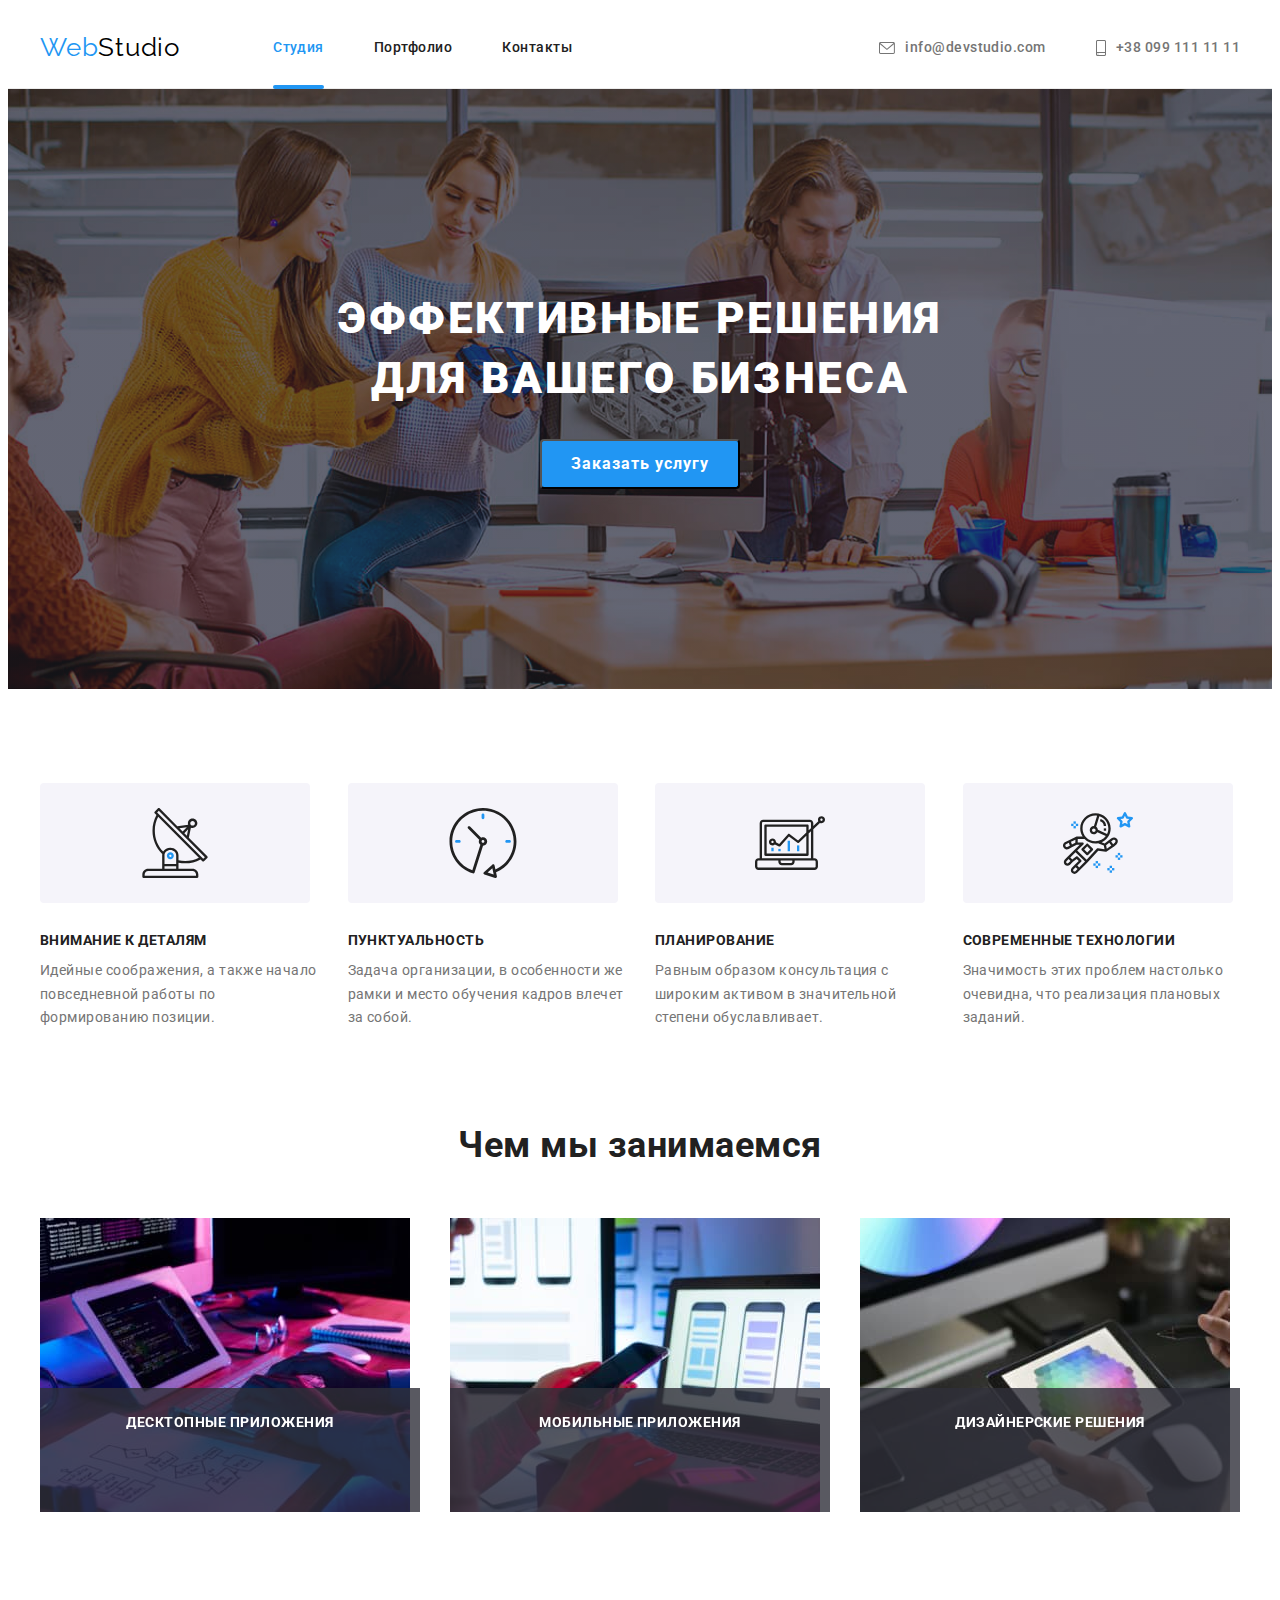
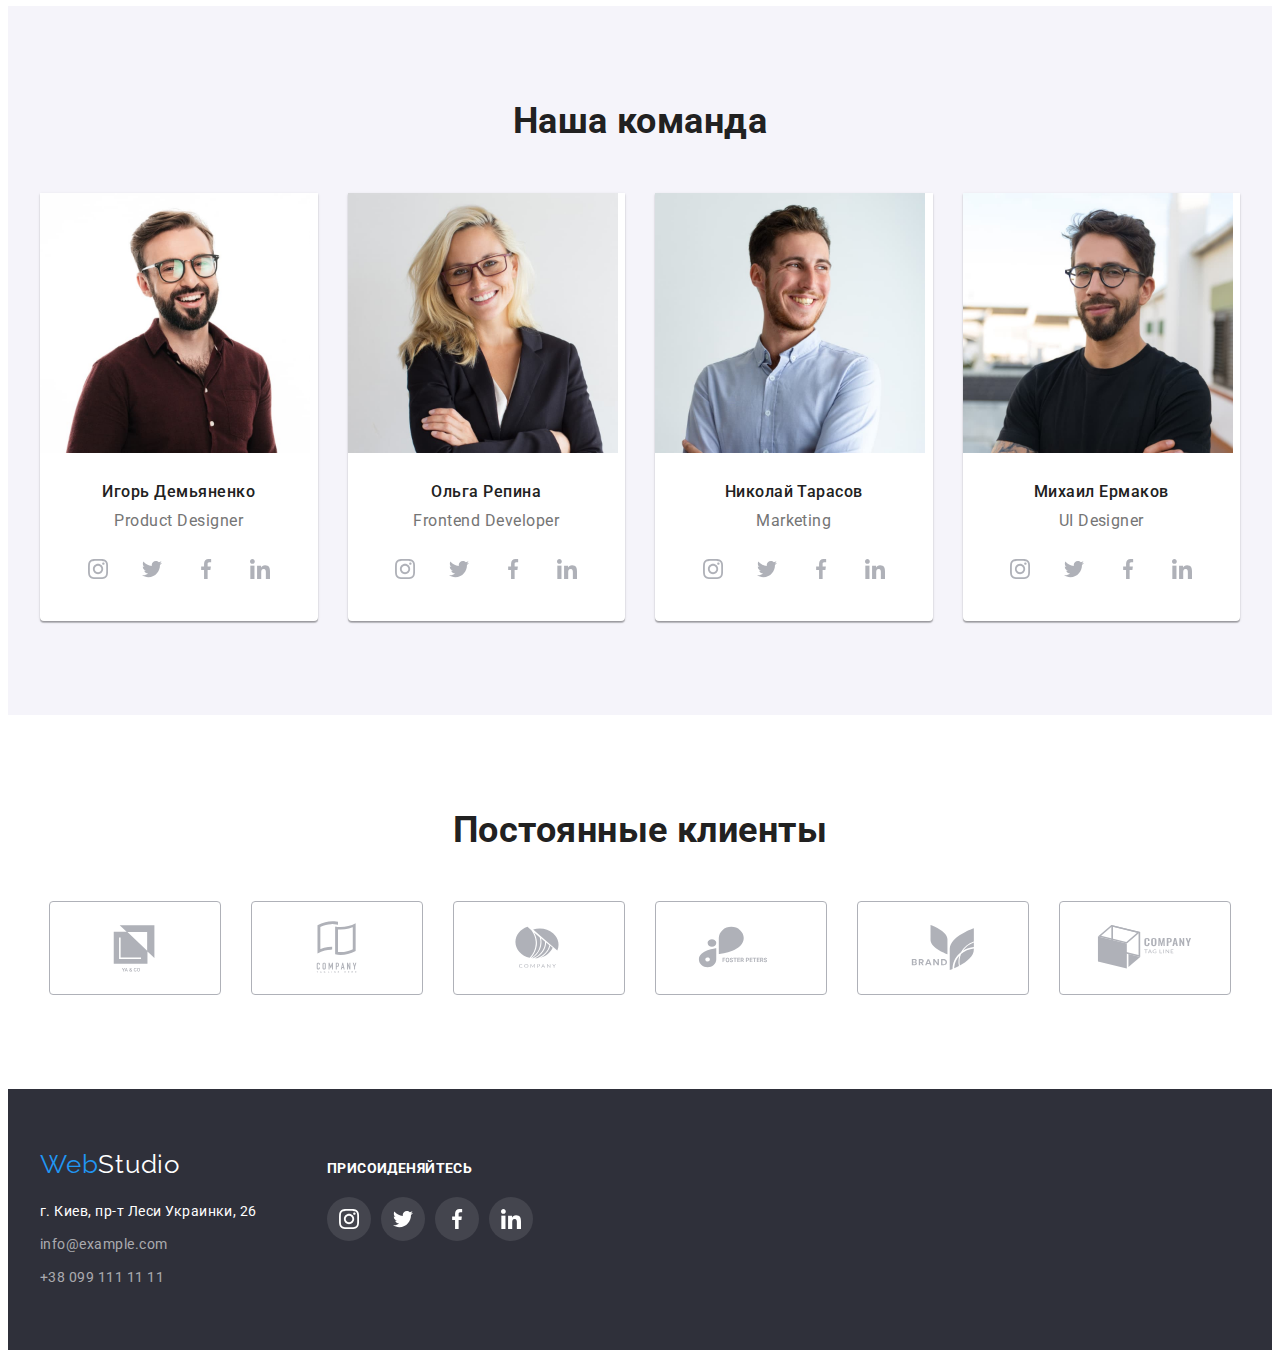
<file: index.html>
<!DOCTYPE html>
<html lang="ru">
<head>
    <meta charset="UTF-8">
    <meta http-equiv="X-UA-Compatible" content="IE=edge">
    <meta name="viewport" content="width=device-width, initial-scale=1.0">
    <title>Document</title>
    <link rel="preconnect" href="https://fonts.googleapis.com">
    <link rel="preconnect" href="https://fonts.gstatic.com" crossorigin>
    <link href="https://fonts.googleapis.com/css2?family=Raleway:wght@700&family=Roboto:wght@400;500;700;900&display=swap"
        rel="stylesheet">
        <link rel="stylesheet" href="https://cdnjs.cloudflare.com/ajax/libs/modern-normalize/1.1.0/modern-normalize.min.css"
            integrity="sha512-wpPYUAdjBVSE4KJnH1VR1HeZfpl1ub8YT/NKx4PuQ5NmX2tKuGu6U/JRp5y+Y8XG2tV+wKQpNHVUX03MfMFn9Q=="
            crossorigin="anonymous" referrerpolicy="no-referrer" />
    <link rel="stylesheet" href="./css/styles.css">
</head>

<body>
    <!-- Шапка -->
    <header class="header">
        <div class="container header-container">
            <nav class="header-nav">
                <a class="logo link" href="">Web<span class="logo-second">Studio</span> </a>
            
                <ul class="header-list list">
                    <li class="header-item"><a class="header-link link current" href="">Студия</a></li>
                    <li class="header-item"><a class="header-link link" href="./portfolio.html">Портфолио</a></li>
                    <li class="header-item"><a class="header-link link" href="">Контакты</a></li>
                </ul>
            </nav>
            <div class="header-contacts">
                <ul class="header-list list">
                    <li class="contacts list"><a class="contacts-link link" href="mailto:info@example.com"> 
                        <svg class="contacts-icon" width="16" height="12">
                        <use href="./images/sprite.svg#icon-envelope"> </use>
                    </svg> info@devstudio.com</a></li>
                    <li class="contacts list"><a class="contacts-link link" href="tel:+380991111111">
                        <svg class="contacts-icon" width="10" height="16">
                            <use href="./images/sprite.svg#icon-smartphone"></use>
                        </svg> +38 099 111 11 11</a></li>
                </ul>
            </div>
        </div>

    </header>

    <main>
        <!-- Герой -->
        <section class="section hero-section">
           <div class="container hero-container">
                <h1 class="hero-title">Эффективные решения для вашего бизнеса</h1>
                <button class="hero-btn btn" type="button" data-modal-open>Заказать услугу</button>
       <div class="backdrop is-hidden" data-modal>
           <div class="modal">
               <button data-modal-close class="close-button"> <svg class="close-icon" >
                   <use href="./images/sprite.svg#icon-close"></use>
               </svg> </button>
           </div>
       </div>
       
            </div>
            </section>
 

        <!-- Описание преимуществ компании -->
        <section class="section benefits-section">
            <h2 class="primary-title visually-hidden">Преимущества компании</h2>
            
            <div class="container benefits-container">
                <ul class="benefits-list list">
                    <li class="benefits-item">
                        <div class="benefits-logo"> <svg class="benefits-icon" >
                            <use href="./images/sprite.svg#icon-antenna-1" width="70" height="70"></use>
                        </svg> </div>
                        <h3 class="benefits-title">Внимание к деталям</h3>
                        <p class="benefits-text">
                            Идейные соображения, а также начало повседневной работы по формированию позиции.
                        </p>
                    </li>
                
                    <li class="benefits-item">
<div class="benefits-logo"> <svg class="benefits-icon">
        <use href="./images/sprite.svg#icon-clock-1" ></use>
    </svg> </div>
                        <h3 class="benefits-title">Пунктуальность</h3>
                        <p class="benefits-text">
                            Задача организации, в особенности же рамки и место обучения кадров влечет за собой.
                        </p>
                    </li>
                
                    <li class="benefits-item">
                        <div class="benefits-logo"> <svg class="benefits-icon">
                                <use href="./images/sprite.svg#icon-diagram-1" width="70" height="70"></use>
                            </svg> </div>
                        <h3 class="benefits-title">Планирование</h3>
                        <p class="benefits-text">
                            Равным образом консультация с широким активом в значительной степени обуславливает.
                        </p>
                    </li>
                
                    <li class="benefits-item">
                        <div class="benefits-logo"> <svg class="benefits-icon">
                                <use href="./images/sprite.svg#icon-astronaut-1" width="70" height="70"></use>
                            </svg> </div>
                        <h3 class="benefits-title">Современные технологии</h3>
                        <p class="benefits-text">
                            Значимость этих проблем настолько очевидна, что реализация плановых заданий.
                        </p>
                    </li>
                </ul>
            </div>
        </section>

        <!-- Описание направления работы -->

        <section class="section">
           <div class="container work-container">
                <h2 class="primary-title">Чем мы занимаемся</h2>
                <ul class="work-list list">
                    <li class="work-item"> 
                        <img src="./images/box1.jpg" alt="Рабочее место" width="370">
                    <p class="work-item-text">Десктопные приложения</p>
                    </li>
                    <li class="work-item"><img src="./images/box2.jpg" alt="Компьютер и телефон" width="370">
                    <p class="work-item-text">Мобильные приложения</p>
                    </li>
                    <li class="work-item"><img src="./images/box3.jpg" alt="Планшет" width="370">
                    <p class="work-item-text">Дизайнерские решения</p>
                    </li>
                </ul>
           </div>
        </section>

        <!-- Команда -->
        <section class="section team-bgc">
            
            <div class="container team-container"> 
                <h2 class="primary-title">Наша команда</h2>
                <ul class="team-list list">
                    <li class="team-item"><img src="./images/IgorDemianenko.jpg" alt="Игорь Демьяненко" width="270">
                        <div class="team-content">
                            <h3 class="team-title">Игорь Демьяненко</h3>
                            <p class="team-text" lang="en">Product Designer</p>
                            <ul class="social-list list">
                                <li class="social-item"> 
                                    <a href="" class="social-link link">
                                    <svg class="social-icon" width="20" height="20">
                                    <use href="./images/sprite.svg#icon-instagram-2"></use>
                                </svg>
                            </a>
                            </li>
                            <li class="social-item"> 
                                <a href="" class="social-link link">
                                    <svg class="social-icon" width="20" height="20">
                                        <use href="./images/sprite.svg#icon-twitter-1"></use>
                                    </svg>
                                </a>
                            </li>
                            <li class="social-item"> 
                                <a href="" class="social-link link">
                                    <svg class="social-icon" width="20" height="20">
                                        <use href="./images/sprite.svg#icon-facebook-1"></use>
                                    </svg>
                                </a>
                            </li>
                            <li class="social-item"> 
                                <a href="" class="social-link link">
                                    <svg class="social-icon" width="20" height="20">
                                        <use href="./images/sprite.svg#icon-linkedin-1"></use>
                                    </svg>
                                </a>
                            </li>
                            </ul>
                        </div>
                    </li>
                
                    <li class="team-item"><img src="./images/OlgaRepina.jpg" alt="Ольга Репина" width="270">
                    <div class="team-content">
                        <h3 class="team-title">Ольга Репина</h3>
                        <p class="team-text" lang="en">Frontend Developer</p>
                        <ul class="social-list list">
                            <li class="social-item"> <a href="" class="social-link link">
                                    <svg class="social-icon" width="20" height="20">
                                        <use href="./images/sprite.svg#icon-instagram-2"></use>
                                    </svg>
                                </a>
                            </li>
                            <li class="social-item"> <a href="" class="social-link link">
                                    <svg class="social-icon" width="20" height="20">
                                        <use href="./images/sprite.svg#icon-twitter-1"></use>
                                    </svg>
                                </a>
                            </li>
                            <li class="social-item"> <a href="" class="social-link link">
                                    <svg class="social-icon" width="20" height="20">
                                        <use href="./images/sprite.svg#icon-facebook-1"></use>
                                    </svg>
                                </a>
                            </li>
                            <li class="social-item"> <a href="" class="social-link link">
                                    <svg class="social-icon" width="20" height="20">
                                        <use href="./images/sprite.svg#icon-linkedin-1"></use>
                                    </svg>
                                </a>
                            </li>
                            </ul>
                    </div>
                    </li>
                
                    <li class="team-item"><img src="./images/NikTarasov.jpg" alt="Николай Тарасов" width="270">
                        <div class="team-content">
                        <h3 class="team-title">Николай Тарасов</h3>
                        <p class="team-text" lang="en">Marketing</p>
                    <ul class="social-list list">
                        <li class="social-item"> <a href="" class="social-link link">
                                <svg class="social-icon" width="20" height="20">
                                    <use href="./images/sprite.svg#icon-instagram-2"></use>
                                </svg>
                            </a>
                        </li>
                        <li class="social-item"> <a href="" class="social-link link">
                                <svg class="social-icon" width="20" height="20">
                                    <use href="./images/sprite.svg#icon-twitter-1"></use>
                                </svg>
                            </a>
                        </li>
                        <li class="social-item"> <a href="" class="social-link link">
                                <svg class="social-icon" width="20" height="20">
                                    <use href="./images/sprite.svg#icon-facebook-1"></use>
                                </svg>
                            </a>
                        </li>
                        <li class="social-item"> <a href="" class="social-link link">
                                <svg class="social-icon" width="20" height="20">
                                    <use href="./images/sprite.svg#icon-linkedin-1"></use>
                                </svg>
                            </a>
                        </li>
                        </ul>
                    </div>
                    </li>
                
                    <li class="team-item"><img src="./images/MichaelErmakov.jpg" alt="Михаил Ермаков" width="270">
                    <div class="team-content">
                        <h3 class="team-title">Михаил Ермаков</h3>
                        <p class="team-text" lang="en">UI Designer</p>
                    <ul class="social-list list">
                        <li class="social-item"> <a href="" class="social-link link">
                                <svg class="social-icon" width="20" height="20">
                                    <use href="./images/sprite.svg#icon-instagram-2"></use>
                                </svg>
                            </a>
                        </li>
                        <li class="social-item"> <a href="" class="social-link link">
                                <svg class="social-icon" width="20" height="20">
                                    <use href="./images/sprite.svg#icon-twitter-1"></use>
                                </svg>
                            </a>
                        </li>
                        <li class="social-item"> <a href="" class="social-link link">
                                <svg class="social-icon" width="20" height="20">
                                    <use href="./images/sprite.svg#icon-facebook-1"></use>
                                </svg>
                            </a>
                        </li>
                        <li class="social-item"> <a href="" class="social-link link">
                                <svg class="social-icon" width="20" height="20">
                                    <use href="./images/sprite.svg#icon-linkedin-1"></use>
                                </svg>
                            </a>
                        </li>
                        </ul>
                    </div>
                    </li>
                </ul>
            </div>

        </section>

        <!-- Компании -->

        <section class="section">
            <div class="container">
            <h2 class="clients-title">Постоянные клиенты</h2>
            <ul class="clients-list list">
               
                <li class="clients-item">
                    <a href="" class="clients-link">
                    <svg class="clients-icon" >
                        <use href="./images/sprite.svg#icon-Logo" ></use>
                    </svg>
                    </a>
                </li>
                
                <li class="clients-item">
                    <a href="" class="clients-link">
                    <svg class="clients-icon" width="106" height="60">
                        <use href="./images/sprite.svg#icon-Logo-1" ></use>
                    </svg>
                    </a>
                </li>
                
                <li class="clients-item">
                    <a href="" class="clients-link">
                    <svg class="clients-icon" width="106" height="60">
                        <use href="./images/sprite.svg#icon-Logo-2" ></use>
                    </svg>
                    </a>
                </li>
                
                <li class="clients-item">
                    <a href="" class="clients-link">
                    <svg class="clients-icon" width="106" height="60">
                        <use href="./images/sprite.svg#icon-Logo-3" ></use>
                    </svg>
                    </a>
                </li>
                
                <li class="clients-item">
                    <a href="" class="clients-link">
                    <svg class="clients-icon" width="106" height="60">
                        <use href="./images/sprite.svg#icon-Logo-4" ></use>
                    </svg>
                    </a>
                </li>
                
                <li class="clients-item">
                    <a href="" class="clients-link">
                    <svg class="clients-icon" width="106" height="60">
                        <use href="./images/sprite.svg#icon-Logo-5" ></use>
                    </svg>
                    </a>
                </li>
            </ul>
            </div>
        </section>

    </main>

    <!-- футер -->
    <footer class="footer">
        <div class="footer-container container">
    <div>
            <a class="logo link" href="./index.html">Web<span class="footer-logo">Studio</span> </a>
        <address class="address"> 
        <ul class="footer-list list">
            <li class="footer-item"><a class="footer-address link" href="">г. Киев, пр-т Леси Украинки, 26</a></li>
            <li class="footer-item"><a class="footer-contacts link" href="mailto:info@example.com">info@example.com</a></li>
            <li class="footer-item"><a class="footer-contacts link" href="tel:+380991111111">+38 099 111 11 11</a></li>
        </ul>
        </address>
        </div>
        <div class="footer-right">
            <h2 class="footer-right-title">Присоиденяйтесь</h2>
            <ul class="footer-social list">
                <li class="footer-social-item"> <a href="" class="footer-social-link link">
                        <svg class="footer-social-icon" width="20" height="20">
                            <use href="./images/sprite.svg#icon-instagram-2"></use>
                        </svg>
                    </a>
                </li>
                <li class="footer-social-item"> <a href="" class="footer-social-link link">
                        <svg class="footer-social-icon" width="20" height="20">
                            <use href="./images/sprite.svg#icon-twitter-1"></use>
                        </svg>
                    </a>
                </li>
                <li class="footer-social-item"> <a href="" class="footer-social-link link">
                        <svg class="footer-social-icon" width="20" height="20">
                            <use href="./images/sprite.svg#icon-facebook-1"></use>
                        </svg>
                    </a>
                </li>
                <li class="footer-social-item"> <a href="" class="footer-social-link link">
                        <svg class="footer-social-icon" width="20" height="20">
                            <use href="./images/sprite.svg#icon-linkedin-1"></use>
                        </svg>
                    </a>
                </li>
                </ul>
        </div>
</div>
    </footer>
    <script src="./js/modal.js"></script>
</body>
</html>
</file>
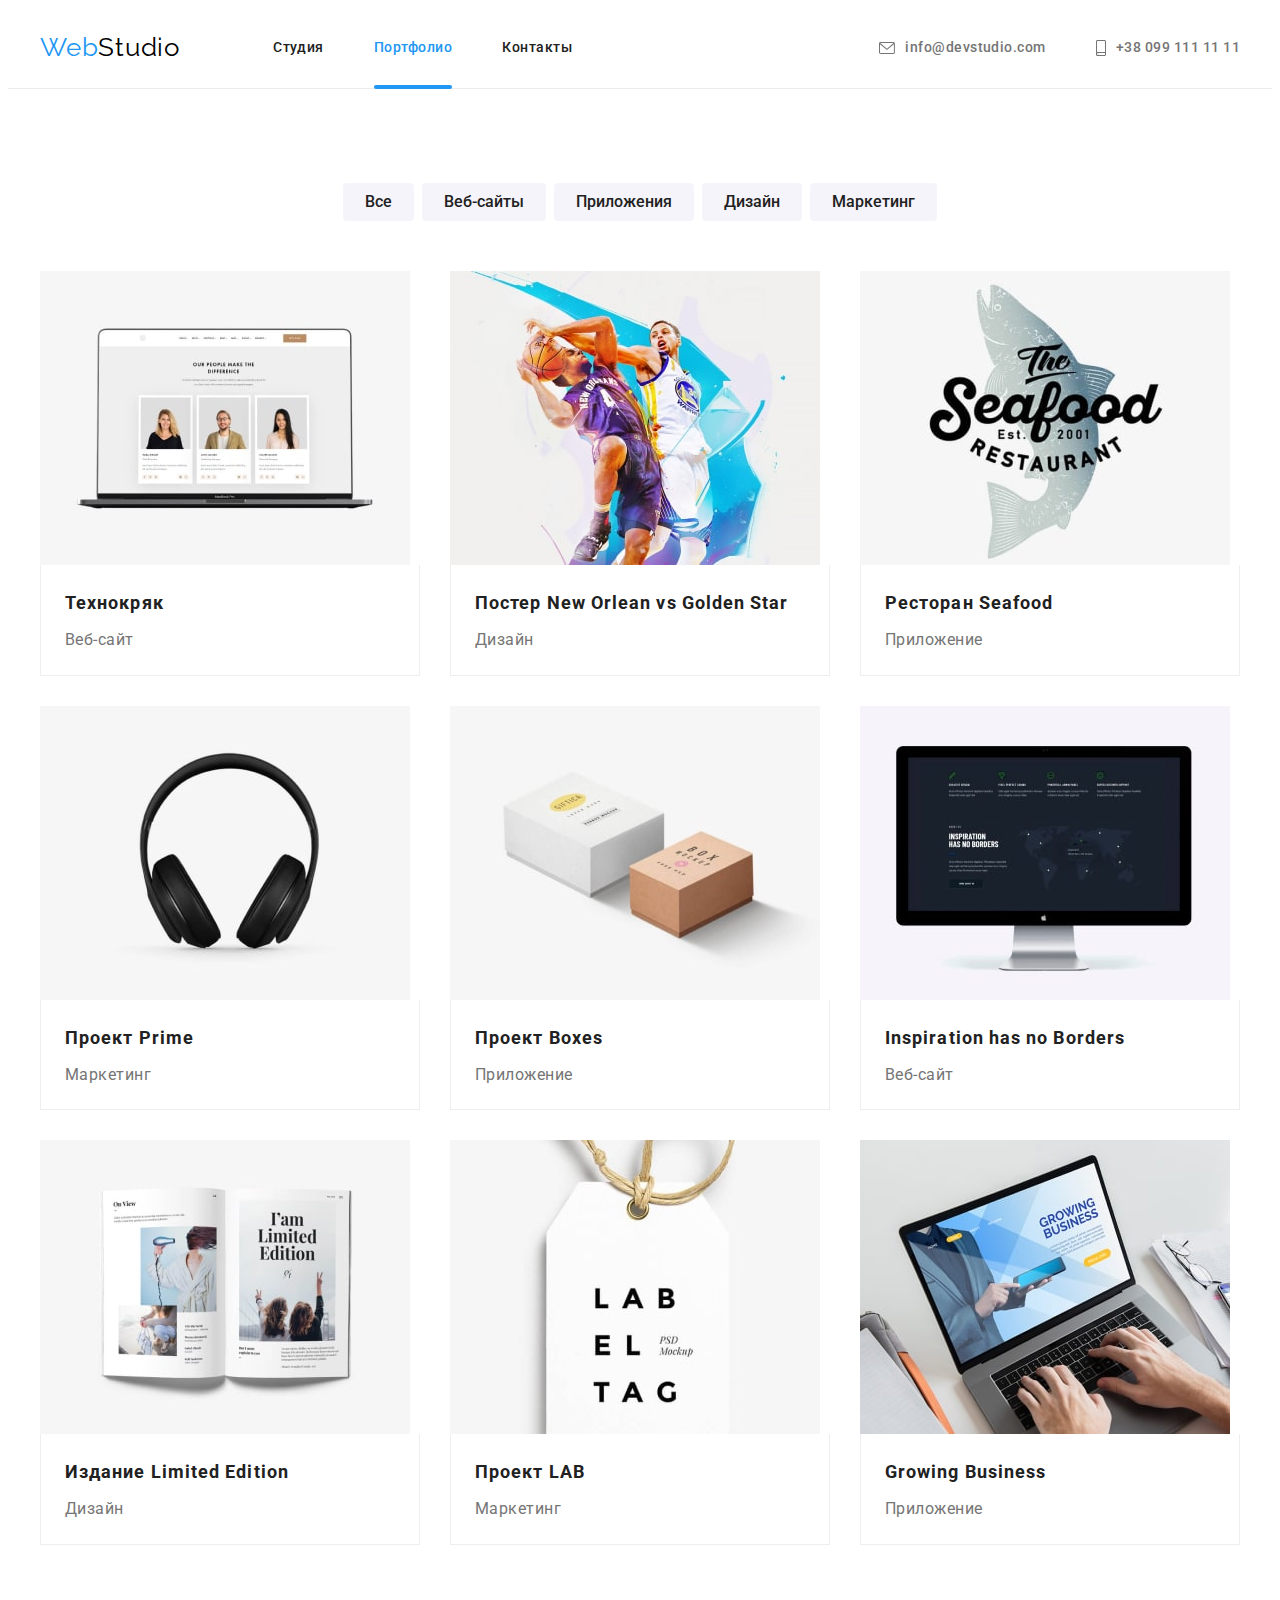
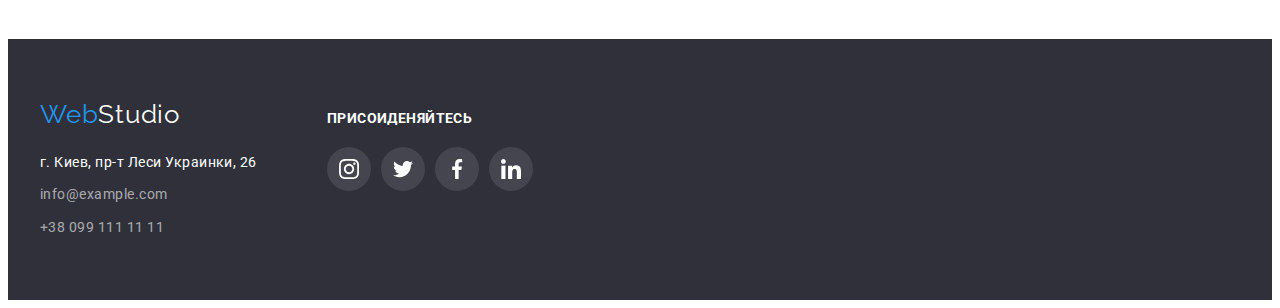
<file: portfolio.html>
<!DOCTYPE html>
<html lang="ru">
<head>
    <meta charset="UTF-8">
    <meta http-equiv="X-UA-Compatible" content="IE=edge">
    <meta name="viewport" content="width=device-width, initial-scale=1.0">
    <title>Portfolio</title>
    <link rel="preconnect" href="https://fonts.googleapis.com">
    <link rel="preconnect" href="https://fonts.gstatic.com" crossorigin>
    <link href="https://fonts.googleapis.com/css2?family=Raleway:wght@700&family=Roboto:wght@400;500;700;900&display=swap"
        rel="stylesheet">
        <link rel="stylesheet" href="https://cdnjs.cloudflare.com/ajax/libs/modern-normalize/1.1.0/modern-normalize.min.css"
            integrity="sha512-wpPYUAdjBVSE4KJnH1VR1HeZfpl1ub8YT/NKx4PuQ5NmX2tKuGu6U/JRp5y+Y8XG2tV+wKQpNHVUX03MfMFn9Q=="
            crossorigin="anonymous" referrerpolicy="no-referrer" />
    <link rel="stylesheet" href="./css/styles.css">
</head>
<body>
    
<!-- Шапка -->
<header class="header">
    <div class="container header-container">
        <nav class="header-nav">
            <a class="logo link" href="./index.html">Web<span class="logo-second">Studio</span> </a>

            <ul class="header-list list">
                <li class="header-item"><a class="header-link link" href="./index.html">Студия</a></li>
                <li class="header-item"><a class="header-link link current" href="./portfolio.html">Портфолио</a></li>
                <li class="header-item"><a class="header-link link" href="">Контакты</a></li>
            </ul>
        </nav>
        <div class="header-contacts">
            <ul class="header-list list">
                <li class="contacts list"><a class="contacts-link link" href="mailto:info@example.com">
                        <svg class="contacts-icon" width="16" height="12">
                            <use href="./images/sprite.svg#icon-envelope"> </use>
                        </svg> info@devstudio.com</a></li>
                <li class="contacts list"><a class="contacts-link link" href="tel:+380991111111">
                        <svg class="contacts-icon" width="10" height="16">
                            <use href="./images/sprite.svg#icon-smartphone"></use>
                        </svg> +38 099 111 11 11</a></li>
            </ul>
        </div>
    </div>

</header>

<main>
    <h1 hidden>Наши роботы</h1>
<section class="menu-section">
<div class="container menu-container">
    <ul class="menu-list list">
        <li class="menu-item"><button type="button" class="menu-btn btn">Все</button></li>
        <li class="menu-item"><button type="button" class="menu-btn btn">Веб-сайты</button></li>
        <li class="menu-item"><button type="button" class="menu-btn btn">Приложения</button></li>
        <li class="menu-item"><button type="button" class="menu-btn btn">Дизайн</button></li>
        <li class="menu-item"><button type="button" class="menu-btn btn">Маркетинг</button></li>
    </ul>
</div>

<div class="container portfolio-container">
    <ul class="portfolio-list list">
        <li class="portfolio-item">
            <div class="portfolio-thumb">
           <a href="" class="portfolio-link link">
               <div class="portfolio-overlay"> <p class="overlay-text"> Технокряк это современная площадка распространения коронавируса. Компании используют эту платформу для цифрового
            шпионажа и атак на защищённые сервера конкурентов.</p></div>
            <img src="./images/portfolio1.jpg" alt="Ноутбук" width="370">
        </div>
            <div class="container-text">
            <h2 class="portfolio-title">Технокряк</h2>
            <p class="portfolio-text">Веб-сайт</p>
            </div>
            </a>
        </li>
        <li class="portfolio-item">
            <div class="portfolio-thumb">
                <a href="" class="portfolio-link link">
                    <div class="portfolio-overlay">
                        <p class="overlay-text"> Технокряк это современная площадка распространения коронавируса. Компании
                            используют эту платформу для цифрового
                            шпионажа и атак на защищённые сервера конкурентов.</p>
                    </div>
            <img src="./images/portfolio2.jpg" alt="Баскетболисты" width="370">
            </div>
            <div class="container-text">
            <h2 class="portfolio-title">Постер New Orlean vs Golden Star</h2>
            <p class="portfolio-text">Дизайн</p>
            </div>
            </a>
        </li>
        <li class="portfolio-item">
            <div class="portfolio-thumb">
                <a href="" class="portfolio-link link">
                    <div class="portfolio-overlay">
                        <p class="overlay-text"> Технокряк это современная площадка распространения коронавируса. Компании
                            используют эту платформу для цифрового
                            шпионажа и атак на защищённые сервера конкурентов.</p>
                    </div>
            <img src="./images/portfolio3.jpg" alt="Логотип ресторана" width="370">
            </div>
            <div class="container-text">
            <h2 class="portfolio-title">Ресторан Seafood</h2>
            <p class="portfolio-text">Приложение</p>
            </div>
            </a>
        </li>
        <li class="portfolio-item">
        <div class="portfolio-thumb">
            <a href="" class="portfolio-link link">
                <div class="portfolio-overlay">
                    <p class="overlay-text"> Технокряк это современная площадка распространения коронавируса. Компании
                        используют эту платформу для цифрового
                        шпионажа и атак на защищённые сервера конкурентов.</p>
                </div>
            <img src="./images/portfolio4.jpg" alt="Наушники" width="370">
            </div>
            <div class="container-text">
            <h2 class="portfolio-title">Проект Prime</h2>
            <p class="portfolio-text">Маркетинг</p>
            </div>
            </a>
        </li>
        <li class="portfolio-item">
            <div class="portfolio-thumb">
                <a href="" class="portfolio-link link">
                    <div class="portfolio-overlay">
                        <p class="overlay-text"> Технокряк это современная площадка распространения коронавируса. Компании
                            используют эту платформу для цифрового
                            шпионажа и атак на защищённые сервера конкурентов.</p>
                    </div>
            <img src="./images/portfolio5.jpg" alt="Коробки" width="370">
            </div>
            <div class="container-text">
            <h2 class="portfolio-title">Проект Boxes</h2>
            <p class="portfolio-text">Приложение</p>
            </div>
            </a>
        </li>
        <li class="portfolio-item">
        <div class="portfolio-thumb">
            <a href="" class="portfolio-link link">
                <div class="portfolio-overlay">
                    <p class="overlay-text"> Технокряк это современная площадка распространения коронавируса. Компании
                        используют эту платформу для цифрового
                        шпионажа и атак на защищённые сервера конкурентов.</p>
                </div>
            <img src="./images/portfolio6.jpg" alt="IMac" width="370">
            </div>
            <div class="container-text">
            <h2 class="portfolio-title">Inspiration has no Borders</h2>
            <p class="portfolio-text">Веб-сайт</p>
            </div>
            </a>
        </li>
        <li class="portfolio-item">
        <div class="portfolio-thumb">
            <a href="" class="portfolio-link link">
                <div class="portfolio-overlay">
                    <p class="overlay-text"> Технокряк это современная площадка распространения коронавируса. Компании
                        используют эту платформу для цифрового
                        шпионажа и атак на защищённые сервера конкурентов.</p>
                </div>
            <img src="./images/portfolio7.jpg" alt="Журнал" width="370">
            </div>
            <div class="container-text">
            <h2 class="portfolio-title">Издание Limited Edition</h2>
            <p class="portfolio-text">Дизайн</p>
            </div>
            </a>
        </li>
        <li class="portfolio-item">
            <div class="portfolio-thumb">
                <a href="" class="portfolio-link link">
                    <div class="portfolio-overlay">
                        <p class="overlay-text"> Технокряк это современная площадка распространения коронавируса. Компании
                            используют эту платформу для цифрового
                            шпионажа и атак на защищённые сервера конкурентов.</p>
                    </div>
            <img src="./images/portfolio8.jpg" alt="Стикер" width="370">
            </div>
            <div class="container-text">
            <h2 class="portfolio-title">Проект LAB</h2>
            <p class="portfolio-text">Маркетинг</p>
            </div>
            </a>
        </li>
        <li class="portfolio-item">
        <div class="portfolio-thumb">
            <a href="" class="portfolio-link link">
                <div class="portfolio-overlay">
                    <p class="overlay-text"> Технокряк это современная площадка распространения коронавируса. Компании
                        используют эту платформу для цифрового
                        шпионажа и атак на защищённые сервера конкурентов.</p>
                </div>
            <img src="./images/portfolio9.jpg" alt="Ноутбук" width="370">
            </div>
            <div class="container-text">
            <h2 class="portfolio-title">Growing Business</h2>
            <p class="portfolio-text">Приложение</p>
            </div>
            </a>
        </li>
    
    
    </ul>
</div>

</section>
</main>

<!-- футер -->
<footer class="footer">
    <div class="footer-container container">
        <div>
            <a class="logo link" href="./index.html">Web<span class="footer-logo">Studio</span> </a>
            <address class="address">
                <ul class="footer-list list">
                    <li class="footer-item"><a class="footer-address link" href="">г. Киев, пр-т Леси Украинки, 26</a>
                    </li>
                    <li class="footer-item"><a class="footer-contacts link"
                            href="mailto:info@example.com">info@example.com</a></li>
                    <li class="footer-item"><a class="footer-contacts link" href="tel:+380991111111">+38 099 111 11
                            11</a></li>
                </ul>
            </address>
        </div>
        <div class="footer-right">
            <h2 class="footer-right-title">Присоиденяйтесь</h2>
            <ul class="footer-social list">
                <li class="footer-social-item"> <a href="" class="footer-social-link link">
                        <svg class="footer-social-icon" width="20" height="20">
                            <use href="./images/sprite.svg#icon-instagram-2"></use>
                        </svg>
                    </a>
                </li>
                <li class="footer-social-item"> <a href="" class="footer-social-link link">
                        <svg class="footer-social-icon" width="20" height="20">
                            <use href="./images/sprite.svg#icon-twitter-1"></use>
                        </svg>
                    </a>
                </li>
                <li class="footer-social-item"> <a href="" class="footer-social-link link">
                        <svg class="footer-social-icon" width="20" height="20">
                            <use href="./images/sprite.svg#icon-facebook-1"></use>
                        </svg>
                    </a>
                </li>
                <li class="footer-social-item"> <a href="" class="footer-social-link link">
                        <svg class="footer-social-icon" width="20" height="20">
                            <use href="./images/sprite.svg#icon-linkedin-1"></use>
                        </svg>
                    </a>
                </li>
                </ul>
        </div>
    </div>
</footer>

</body>
</html>
</file>
<file: css/styles.css>
:root {
  --primary-title-color: #212121;
  --primary-text-color: #757575;
  --secondary-text-colof: #ffffff;
  --primary-backgroud-color: #ffffff;
  --secondary-background-color: #f5f4fa;
  --third-background-color: #2f303a;
  --accent-color: #2196f3;
}

h1,
h2,
h3,
h4,
h5,
h6,
p {
  margin: 0;
}

ul {
  margin: 0;
  padding-left: 0;
}

img {
  display: block;
  max-width: 100%;
  height: auto;
}

body {
  font-family: Roboto, sans-serif;
  letter-spacing: 0.03em;

  background-color: var(--primary-backgroud-color);
  color: var(--primary-title-color);
}

.header {
  border-bottom: 1px solid rgba(236, 236, 236, 1);
}

.primary-title {
  font-weight: 700;
  font-size: 36px;
  line-height: 1.2;
  text-align: center;
}

.list {
  padding: 0;
  margin: 0;
  list-style: none;
}

.link {
  transition: color 250ms cubic-bezier(0.4, 0, 0.2, 1);
  text-decoration: none;
}

.btn {
  cursor: pointer;
  text-decoration: none;
  font-family: inherit;
  border-radius: 4px;
}

img {
  display: block;
  max-width: 100%;
}

.visually-hidden {
  position: absolute;
  width: 1px;
  height: 1px;
  margin: -1px;
  padding: 0;
  overflow: hidden;
  border: 0;
  clip: rect(0 0 0 0);
}

.container {
  width: 1200px;
  margin: 0 auto;
  padding-left: 15px;
  padding-right: 15px;
}

.section {
  padding-top: 94px;
  padding-bottom: 94px;
}

/* -----HEADER------ */

.header-container {
  display: flex;
  align-items: center;
}

.logo {
  font-family: Raleway, sans-serif;
  font-size: 26px;
  line-height: 1.2;
  letter-spacing: 0.03em;
  color: var(--accent-color);
}
.logo:hover,
.logo:focus {
  color: var(--accent-color);
}

.logo-second {
  color: #000000;
  transition: color 250ms cubic-bezier(0.4, 0, 0.2, 1),
    background-color 250ms cubic-bezier(0.4, 0, 0.2, 1);
}

.logo-second:hover,
.logo-second:focus {
  color: var(--accent-color);
}

.header-nav {
  display: flex;
  align-items: center;
}

.header-list {
  display: flex;
  align-items: center;
  margin-left: 93px;
  padding-left: 0px;
}

.header-list .link {
  display: flex;
  align-items: center;
  padding-top: 32px;
  padding-bottom: 32px;
}

.header-item:not(:last-child) {
  margin-right: 50px;
}

.header-link {
  font-weight: 500;
  font-size: 14px;
  line-height: 1.14;
  color: var(--primary-title-color);
}

.header-list .current {
  color: var(--accent-color);
  position: relative;
}

.header-list .current::after {
  content: "";
  position: absolute;
  width: 100%;
  height: 4px;
  bottom: -1px;
  background: #2196f3;
  border-radius: 2px;
}

.header-link:hover,
.header-link:focus {
  color: var(--accent-color);
}

.header-contacts {
  margin-left: auto;
}

.contacts:not(:last-child) {
  margin-right: 50px;
}

.contacts-link {
  font-weight: 500;
  font-size: 14px;
  line-height: 1.14;
  color: var(--primary-text-color);
}
.contacts-link:hover,
.contacts-link:focus {
  color: var(--accent-color);
}

.contacts-icon {
  fill: currentColor;
  margin-right: 10px;
}

/* ----Hero-----*/

.hero-section {
  background-color: #2f303a;
  padding: 200px 0;
  background-image: linear-gradient(
      rgba(47, 48, 58, 0.4),
      rgba(47, 48, 58, 0.4)
    ),
    url(../images/Img.png);
  background-repeat: no-repeat;
  background-position: center;
  background-size: cover;
  max-width: 1600px;
  margin-left: auto;
  margin-right: auto;
}

.hero-title {
  margin: 0 auto;
  max-width: 695px;
  margin-bottom: 30px;
  font-weight: 900;
  font-size: 44px;
  line-height: 1.36;
  letter-spacing: 0.06em;
  text-transform: uppercase;
  text-align: center;

  color: var(--secondary-text-colof);
}

.hero-btn {
  display: block;
  margin: 0 auto;
  width: 200px;
  height: 50px;
  font-weight: 700;
  font-size: 16px;
  line-height: 1.87;
  letter-spacing: 0.06em;

  color: var(--secondary-text-colof);
  background-color: var(--accent-color);
}

/* -----Modal----- */

.backdrop {
  position: fixed;
  left: 0;
  top: 0;
  width: 100%;
  height: 100%;
  background-color: rgba(0, 0, 0, 0.2);
  opacity: 1;
  transition: opacity 250ms cubic-bezier(0.4, 0, 0.2, 1);
}

.backdrop.is-hidden {
  opacity: 0;
  pointer-events: none;
}

.backdrop.is-hidden .modal {
  transform: translate(-50%, -50%) scale(1.1);
}

.modal {
  position: absolute;
  top: 50%;
  left: 50%;

  min-width: 500px;
  min-height: 500px;
  background-color: #fff;
  z-index: 3;
  transform: translate(-50%, -50%) scale(1);

  transition: transform 250ms cubic-bezier(0.4, 0, 0.2, 1);
}

.close-button {
  position: absolute;
  right: 0;
  width: 30px;
  height: 30px;
  margin-right: 8px;
  margin-top: 8px;
  padding: 6px;

  background: #ffffff;
  border: 1px solid rgba(0, 0, 0, 0.1);
  border-radius: 50%;
  cursor: pointer;
}

.close-icon {
  width: 18px;
  height: 18px;
}

/* -------Benefits---------- */

.benefits-section {
  padding-bottom: 0;
}

.benefits-container {
  display: flex;
  flex-wrap: wrap;
}

.benefits-list {
  display: flex;
  align-items: center;
  margin-left: -30px;
}

.benefits-item {
  flex-basis: calc(100% / 4 - 30px);
  margin-left: 30px;
}

.benefits-logo {
  width: 270px;
  height: 120px;
  display: flex;
  justify-content: center;
  align-items: center;
  background-color: var(--secondary-background-color);
  border-radius: 4px;
}

.benefits-icon {
  width: 70px;
  height: 70px;
}

.benefits-title {
  margin-top: 30px;
  font-weight: 700;
  font-size: 14px;
  line-height: 1.14;
  text-transform: uppercase;
}

.benefits-text {
  margin-top: 10px;
  font-weight: 400;
  font-size: 14px;
  line-height: 1.71;
  color: var(--primary-text-color);
}

/* -----Work------- */

.work-list {
  display: flex;
  margin-top: 50px;
  margin-left: -30px;
  position: relative;
}

.work-item {
  flex-basis: calc(100% / 3 - 30px);
  margin-left: 30px;
  position: relative;
}

.work-item-text {
  font-weight: 700;
  font-size: 14px;
  line-height: 1.14;
  text-align: center;
  position: absolute;
  left: 0;
  bottom: 0;
  padding: 27px 0px;

  width: 100%;
  height: 70px;
  color: var(--secondary-text-colof);
  background-color: rgba(47, 48, 58, 0.8);
  text-transform: uppercase;
}

/* ------Team------- */

.team-bgc {
  background-color: var(--secondary-background-color);
}

.team-list {
  display: flex;
  flex-wrap: wrap;
  margin-top: 50px;
  margin-left: -30px;
}

.team-item {
  flex-basis: calc(100% / 4 - 30px);
  margin-left: 30px;

  background: var(--primary-backgroud-color);

  box-shadow: 0px 1px 3px rgba(0, 0, 0, 0.12), 0px 1px 1px rgba(0, 0, 0, 0.14),
    0px 2px 1px rgba(0, 0, 0, 0.2);
  border-radius: 0px 0px 4px 4px;
}

.team-content {
  padding: 30px;
}

.team-title {
  font-weight: 500;
  font-size: 16px;
  line-height: 1.18;
  text-align: center;

  color: var(--primary-title-color);
}

.team-text {
  margin-top: 10px;
  font-size: 16px;
  line-height: 1.18;
  text-align: center;

  color: var(--primary-text-color);
}

.social-list {
  display: flex;
  justify-content: center;
  margin-top: 16px;
}

.social-item {
  width: 44px;
  height: 44px;
}

.social-item + .social-item {
  margin-left: 10px;
}

.social-link {
  display: flex;
  align-items: center;
  justify-content: center;
  width: 100%;
  height: 100%;
  border-radius: 50%;
  transition: color 250ms cubic-bezier(0.4, 0, 0.2, 1),
    background-color 250ms cubic-bezier(0.4, 0, 0.2, 1);
}

.social-link:hover,
.social-link:focus {
  background-color: var(--accent-color);
  border-radius: 50%;
}

.social-link:hover .social-icon,
.social-link:focus .social-icon {
  fill: #ffffff;
}

.social-icon {
  fill: rgba(175, 177, 184, 1);
}

/* -------Clients----- */

.clients-title {
  font-weight: bold;
  font-size: 36px;
  line-height: calc(42 / 36);
  text-align: center;
}

.clients-list {
  display: flex;
  justify-content: center;
  align-items: center;
  margin-top: 50px;
}

.clients-item + .clients-item {
  margin-left: 30px;
}

.clients-link {
  display: flex;
  justify-content: center;
  align-items: center;
  width: 170px;
  height: 92px;
  border: 1px solid rgba(175, 177, 184, 1);
  border-radius: 4px;
  transition: border-color 250ms cubic-bezier(0.4, 0, 0.2, 1);
}
.clients-link:hover,
.clients-link:focus {
  border-color: var(--accent-color);
}

.clients-link:hover .clients-icon,
.clients-link:focus .clients-icon {
  fill: var(--accent-color);
}

.clients-icon {
  width: 106px;
  height: 60px;
  fill: #afb1b8;
  transition: fill 250ms cubic-bezier(0.4, 0, 0.2, 1);
}

/* ------Footer------- */

.footer {
  padding: 60px 0px 60px;

  background-color: var(--third-background-color);
}

.footer-container {
  display: flex;
}

.footer-logo {
  color: var(--secondary-text-colof);
  transition: color 250ms cubic-bezier(0.4, 0, 0.2, 1),
    background-color 250ms cubic-bezier(0.4, 0, 0.2, 1);
}
.footer-logo:hover,
.footer-logo:focus {
  color: var(--accent-color);
}

.address {
  font-style: normal;
}

.footer-list {
  margin-top: 20px;
}

.footer-item:nth-child(n + 2) {
  margin-top: 9px;
}

.footer-address {
  font-size: 14px;
  line-height: 1.71;

  color: var(--secondary-text-colof);
}

.footer-contacts {
  font-size: 14px;
  line-height: 1.71;

  color: rgba(255, 255, 255, 0.6);
}

.footer-address:hover,
.footer-address:focus {
  color: var(--accent-color);
}

.footer-contacts:hover,
.footer-contacts:focus {
  color: var(--accent-color);
}

.footer-right {
  width: 206px;
  height: 80px;
  padding-top: 12px;
  margin-left: 70px;
}

.footer-right-title {
  font-weight: 700;
  font-size: 14px;
  line-height: 1.14;
  letter-spacing: 0.03em;
  text-transform: uppercase;
  color: #ffffff;
}

.footer-social {
  display: flex;
  justify-content: center;
  margin-top: 20px;
}

.footer-social-link {
  width: 100%;
  height: 100%;
  display: flex;
  justify-content: center;
  align-items: center;
  border-radius: 50%;
  background-color: rgba(255, 255, 255, 0.1);
  transition: color 250ms cubic-bezier(0.4, 0, 0.2, 1),
    background-color 250ms cubic-bezier(0.4, 0, 0.2, 1);
}

.footer-social-link:hover,
.footer-social-link:focus {
  background-color: var(--accent-color);
}

.footer-social-item {
  width: 44px;
  height: 44px;
}

.footer-social-item + .footer-social-item {
  margin-left: 10px;
}

.footer-social-icon {
  fill: #ffffff;
}

/* --------Portfolio-------- */

.menu-section {
  padding-top: 94px;
  padding-bottom: 94px;
}

.menu-list {
  display: flex;
  justify-content: center;
  margin-bottom: 50px;
  margin-left: -8px;
}

.menu-item {
  margin-left: 8px;
}

.menu-btn {
  padding: 6px 22px;
  font-weight: 500;
  border: none;
  font-size: 16px;
  line-height: 1.6;
  text-align: center;
  color: var(--primary-title-color);
  background-color: var(--secondary-background-color);
  transition: color 250ms cubic-bezier(0.4, 0, 0.2, 1),
    background-color 250ms cubic-bezier(0.4, 0, 0.2, 1),
    box-shadow 250ms cubic-bezier(0.4, 0, 0.2, 1);
}

.menu-btn:hover,
.menu-btn:focus {
  color: var(--secondary-text-colof);
  background-color: var(--accent-color);
  box-shadow: 0px 3px 1px rgba(0, 0, 0, 0.1), 0px 1px 2px rgba(0, 0, 0, 0.08),
    0px 2px 2px rgba(0, 0, 0, 0.12);
}

.portfolio-list {
  display: flex;
  flex-wrap: wrap;
  margin-left: -30px;
  margin-top: -30px;
}

.portfolio-item {
  flex-basis: calc(100% / 3 - 30px);
  margin-left: 30px;
  margin-top: 30px;
  transition: box-shadow 250ms cubic-bezier(0.4, 0, 0.2, 1);
}

.portfolio-link {
  display: block;
}

.portfolio-thumb {
  position: relative;
  overflow: hidden;
}

.portfolio-overlay {
  position: absolute;
  background-color: rgba(33, 150, 243, 0.9);
  top: 0;
  left: 0;
  width: 100%;
  height: 100%;

  transform: translateY(100%);
  opacity: 0;
  transition: transform 250ms cubic-bezier(0.4, 0, 0.2, 1),
    opacity 250ms cubic-bezier(0.4, 0, 0.2, 1);
}

.portfolio-item:hover .portfolio-overlay {
  transform: translateY(0);
  opacity: 1;
}

.portfolio-item:hover,
.portfolio-item:focus {
  box-shadow: 0px 1px 1px rgba(0, 0, 0, 0.12), 0px 4px 4px rgba(0, 0, 0, 0.06),
    1px 4px 6px rgba(0, 0, 0, 0.16);
}

.overlay-text {
  width: 322px;
  margin-top: 64px;
  margin-left: 24px;
  font-size: 18px;
  line-height: 28px;

  color: var(--secondary-text-colof);
}

.container-text {
  padding: 20px 24px;
  border: 1px solid #eeeeee;
  border-top: none;
}

.portfolio-title {
  font-weight: 700;
  font-size: 18px;
  line-height: 2;
  letter-spacing: 0.06em;
  color: var(--primary-title-color);
}

.portfolio-text {
  margin-top: 4px;
  font-size: 16px;
  line-height: 1.87;
  color: var(--primary-text-color);
}
</file>
